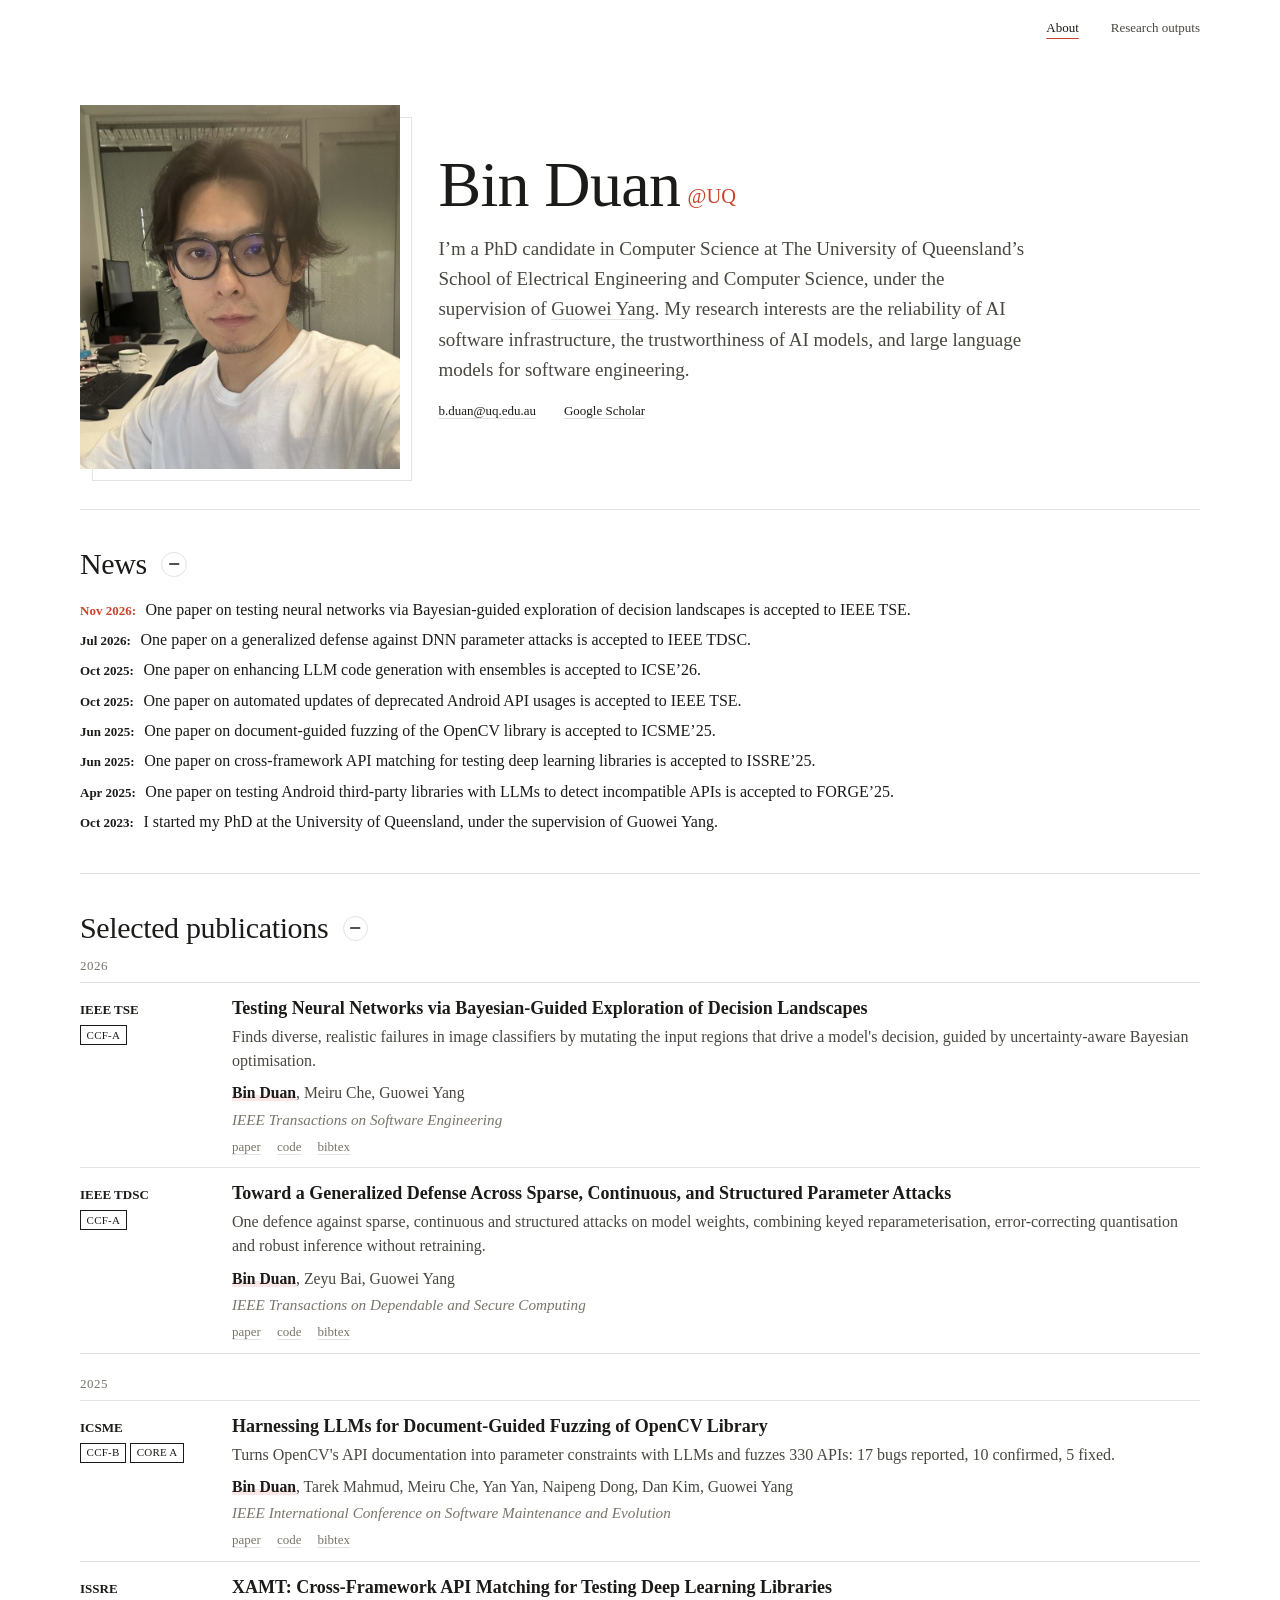
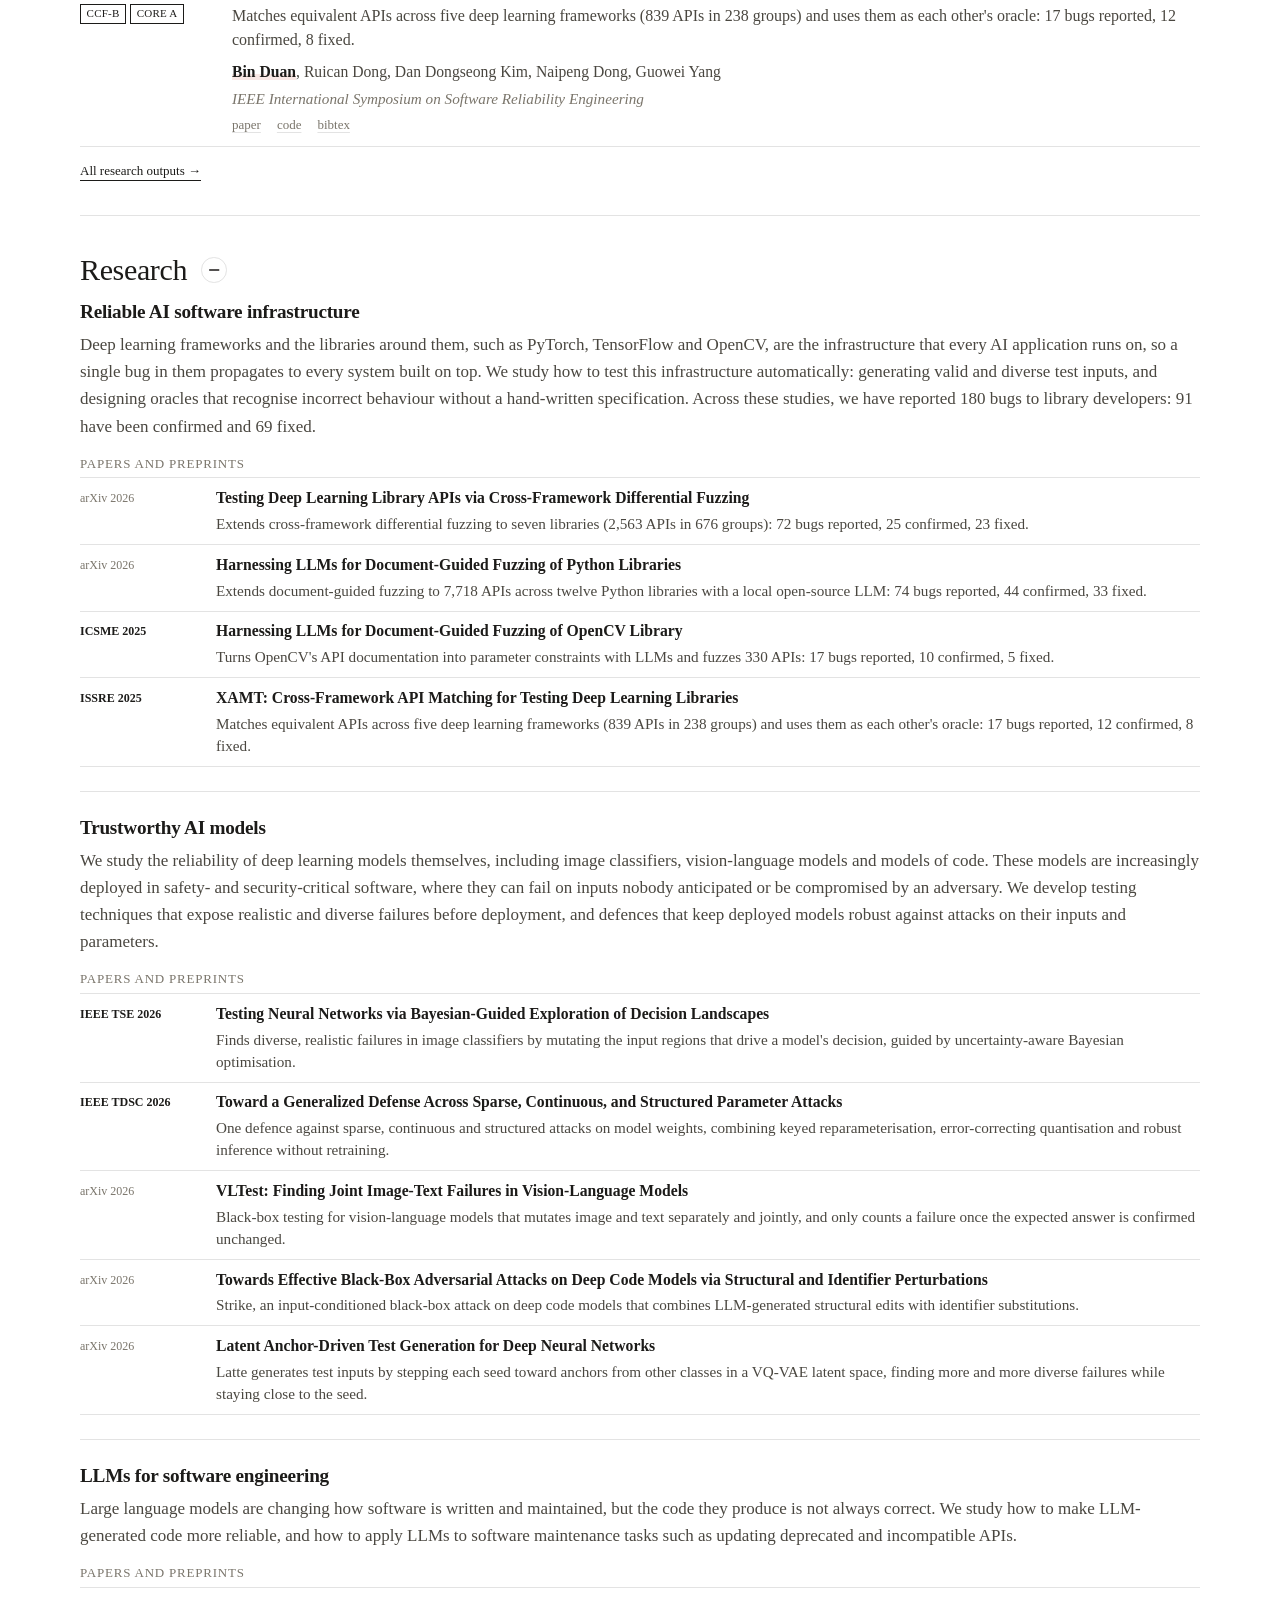
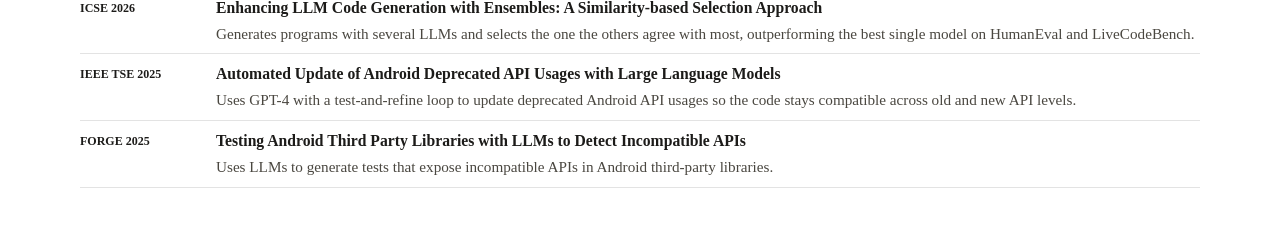
<file: index.html>
<!doctype html>
<html lang="en">
<head>
  <meta charset="utf-8">
  <meta name="viewport" content="width=device-width, initial-scale=1">
  <meta name="theme-color" content="#ffffff">
  <meta name="description" content="Bin Duan is a PhD candidate at the University of Queensland working on testing deep learning systems and the libraries they run on.">
  <meta property="og:title" content="binduan.github.io — Bin Duan">
  <meta property="og:description" content="PhD candidate at the University of Queensland. Testing deep learning systems and the libraries they run on.">
  <meta property="og:type" content="website">
  <title>binduan.github.io</title>
  <link rel="icon" href="assets/favicon.svg" type="image/svg+xml">
  <link rel="stylesheet" href="styles.css?v=20261123112515">
  <script src="publications.js?v=20261123112515" defer></script>
  <script src="app.js?v=20261123112515" defer></script>
  <script type="application/ld+json">{"@context":"https://schema.org","@type":"Person","name":"Bin Duan","url":"https://beanduan22.github.io/","email":"mailto:b.duan@uq.edu.au","affiliation":{"@type":"CollegeOrUniversity","name":"The University of Queensland"},"sameAs":["https://github.com/beanduan22","https://scholar.google.com/citations?user=vhagAc0AAAAJ"]}</script>
</head>
<body>
  <div class="sentinel" id="sentinel" aria-hidden="true"></div>
  <a class="skip-link" href="#main">Skip to content</a>

  <header class="masthead">
    <div class="page masthead-inner">
      <nav aria-label="Sections" class="masthead-nav">
        <a href="./" aria-current="page">About</a>
        <a href="research-outputs.html">Research outputs</a>
      </nav>
    </div>
  </header>

  <main id="main">
    <section class="page intro" id="top" aria-labelledby="name">
      <div class="intro-text">
        <h1 id="name">Bin Duan<span class="at">@UQ</span></h1>
        <p class="body">I’m a PhD candidate in Computer Science at The University of Queensland’s School of Electrical Engineering and Computer Science, under the supervision of <a href="https://guoweiyang.github.io/" target="_blank" rel="noopener noreferrer">Guowei Yang</a>. My research interests are the reliability of AI software infrastructure, the trustworthiness of AI models, and large language models for software engineering.</p>
        <ul class="links" aria-label="Elsewhere">
          <li><a href="mailto:b.duan@uq.edu.au">b.duan@uq.edu.au</a></li>
          <li><a href="https://scholar.google.com/citations?user=vhagAc0AAAAJ" target="_blank" rel="noopener noreferrer">Google Scholar</a></li>
        </ul>
      </div>
      <figure class="portrait" id="portrait">
        <img src="assets/photo.jpg" alt="Portrait of Bin Duan" width="800" height="911" decoding="async">
        <span class="portrait-empty" aria-hidden="true">photo<br>assets/photo.jpg</span>
      </figure>
    </section>

    <section class="page section section-wide" id="news" aria-labelledby="news-h">
      <details class="fold" open>
        <summary><h2 class="label" id="news-h">News</h2><span class="fold-icon" aria-hidden="true"></span></summary>
      <div class="fold-body">
      <ul class="news">
        <li><time datetime="2026-11">Nov 2026:</time> One paper on testing neural networks via Bayesian-guided exploration of decision landscapes is accepted to IEEE TSE.</li>
        <li><time datetime="2026-07">Jul 2026:</time> One paper on a generalized defense against DNN parameter attacks is accepted to IEEE TDSC.</li>
        <li><time datetime="2025-10">Oct 2025:</time> One paper on enhancing LLM code generation with ensembles is accepted to ICSE’26.</li>
        <li><time datetime="2025-10">Oct 2025:</time> One paper on automated updates of deprecated Android API usages is accepted to IEEE TSE.</li>
        <li><time datetime="2025-06">Jun 2025:</time> One paper on document-guided fuzzing of the OpenCV library is accepted to ICSME’25.</li>
        <li><time datetime="2025-06">Jun 2025:</time> One paper on cross-framework API matching for testing deep learning libraries is accepted to ISSRE’25.</li>
        <li><time datetime="2025-04">Apr 2025:</time> One paper on testing Android third-party libraries with LLMs to detect incompatible APIs is accepted to FORGE’25.</li>
        <li><time datetime="2023-10">Oct 2023:</time> I started my PhD at the University of Queensland, under the supervision of Guowei Yang.</li>
      </ul>
      </div>
      </details>
    </section>

    <section class="page section section-wide" id="publications" aria-labelledby="pubs-h">
      <details class="fold" open>
        <summary><h2 class="label" id="pubs-h">Selected publications</h2><span class="fold-icon" aria-hidden="true"></span></summary>
      <div class="fold-body">
      <div class="pubs">
        <div id="pub-list" class="pub-list" data-view="selected">
          <noscript><p>See <a href="research-outputs.html">all publications</a>.</p></noscript>
        </div>
        <p class="more"><a href="research-outputs.html"><span>All research outputs</span> →</a></p>
      </div>
      </div>
      </details>
    </section>

    <section class="page section section-wide" id="research" aria-labelledby="research-h">
      <details class="fold" open>
        <summary><h2 class="label" id="research-h">Research</h2><span class="fold-icon" aria-hidden="true"></span></summary>
      <div class="fold-body">
      <div class="threads">
        <article class="thread" data-topic="libraries">
          <div>
            <h3>Reliable AI software infrastructure</h3>
            <p>Deep learning frameworks and the libraries around them, such as PyTorch, TensorFlow and OpenCV, are the infrastructure that every AI application runs on, so a single bug in them propagates to every system built on top. We study how to test this infrastructure automatically: generating valid and diverse test inputs, and designing oracles that recognise incorrect behaviour without a hand-written specification. Across these studies, we have reported 180 bugs to library developers: 91 have been confirmed and 69 fixed.</p>
            <h4 class="papers-h">Papers and preprints</h4>
            <ul class="thread-papers"></ul>
          </div>
        </article>
        <article class="thread" data-topic="models">
          <div>
            <h3>Trustworthy AI models</h3>
            <p>We study the reliability of deep learning models themselves, including image classifiers, vision-language models and models of code. These models are increasingly deployed in safety- and security-critical software, where they can fail on inputs nobody anticipated or be compromised by an adversary. We develop testing techniques that expose realistic and diverse failures before deployment, and defences that keep deployed models robust against attacks on their inputs and parameters.</p>
            <h4 class="papers-h">Papers and preprints</h4>
            <ul class="thread-papers"></ul>
          </div>
        </article>
        <article class="thread" data-topic="llm">
          <div>
            <h3>LLMs for software engineering</h3>
            <p>Large language models are changing how software is written and maintained, but the code they produce is not always correct. We study how to make LLM-generated code more reliable, and how to apply LLMs to software maintenance tasks such as updating deprecated and incompatible APIs.</p>
            <h4 class="papers-h">Papers and preprints</h4>
            <ul class="thread-papers"></ul>
          </div>
        </article>
      </div>
      </div>
      </details>
    </section>

  </main>

</body>
</html>
</file>
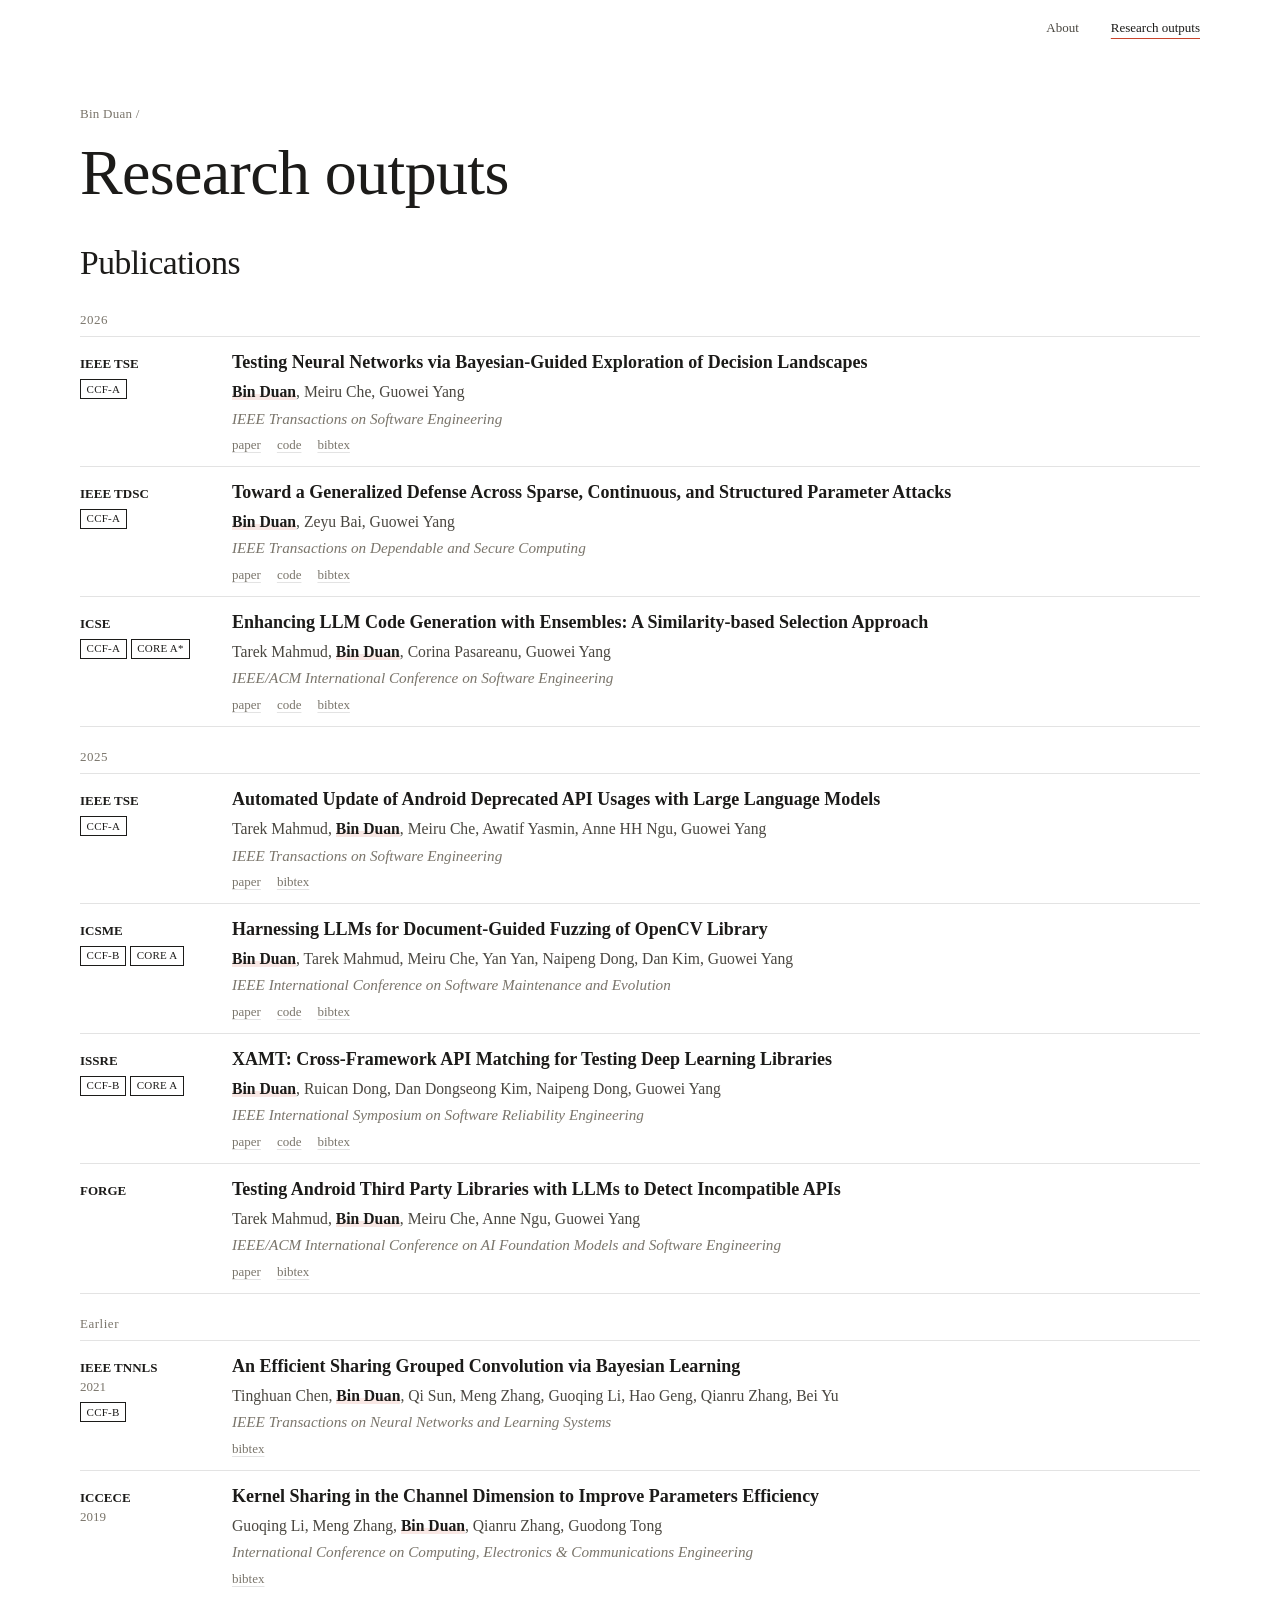
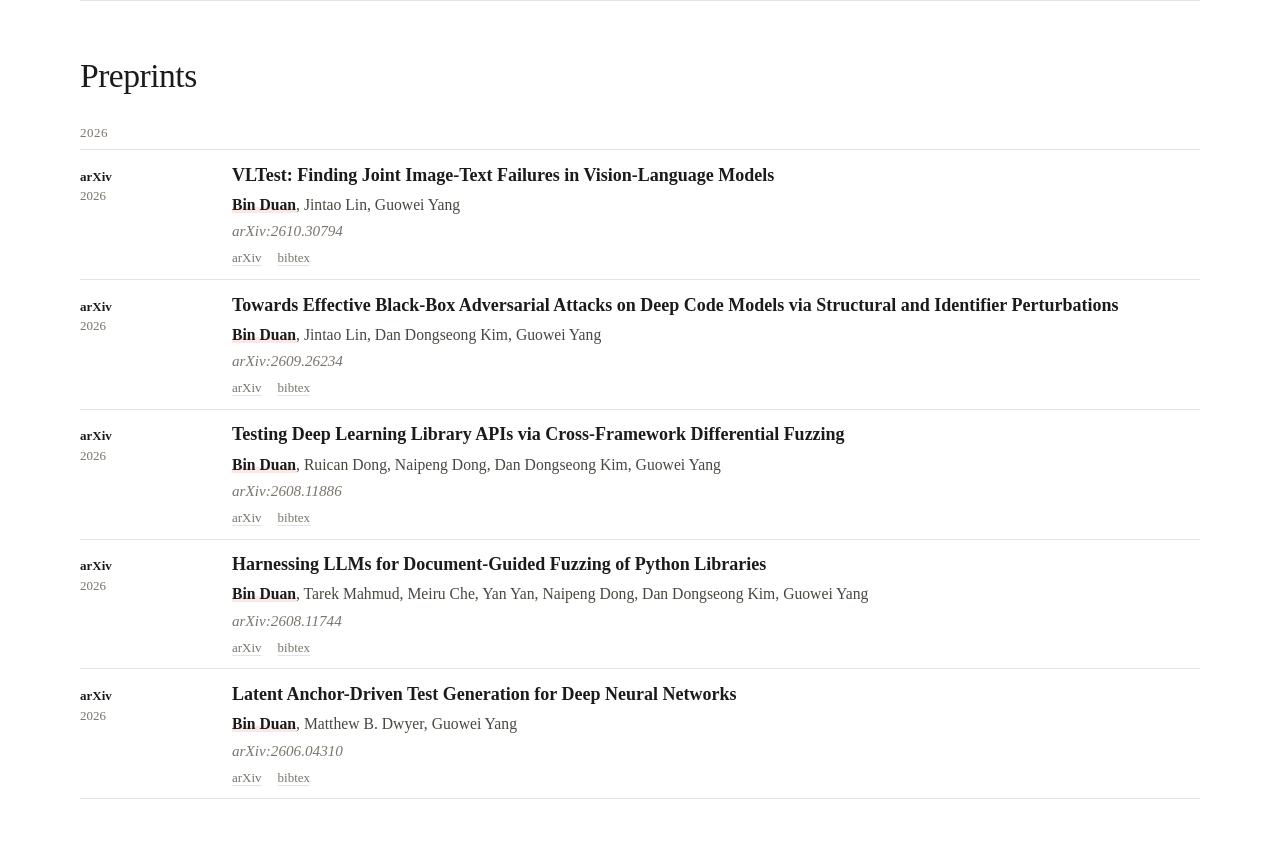
<file: publications.html>
<!doctype html>
<html lang="en"><head><meta charset="utf-8"><title>Research outputs · binduan.github.io</title>
<meta http-equiv="refresh" content="0; url=research-outputs.html">
<link rel="canonical" href="https://beanduan22.github.io/research-outputs.html">
</head><body><p><a href="research-outputs.html">Research outputs</a></p></body></html>
</file>
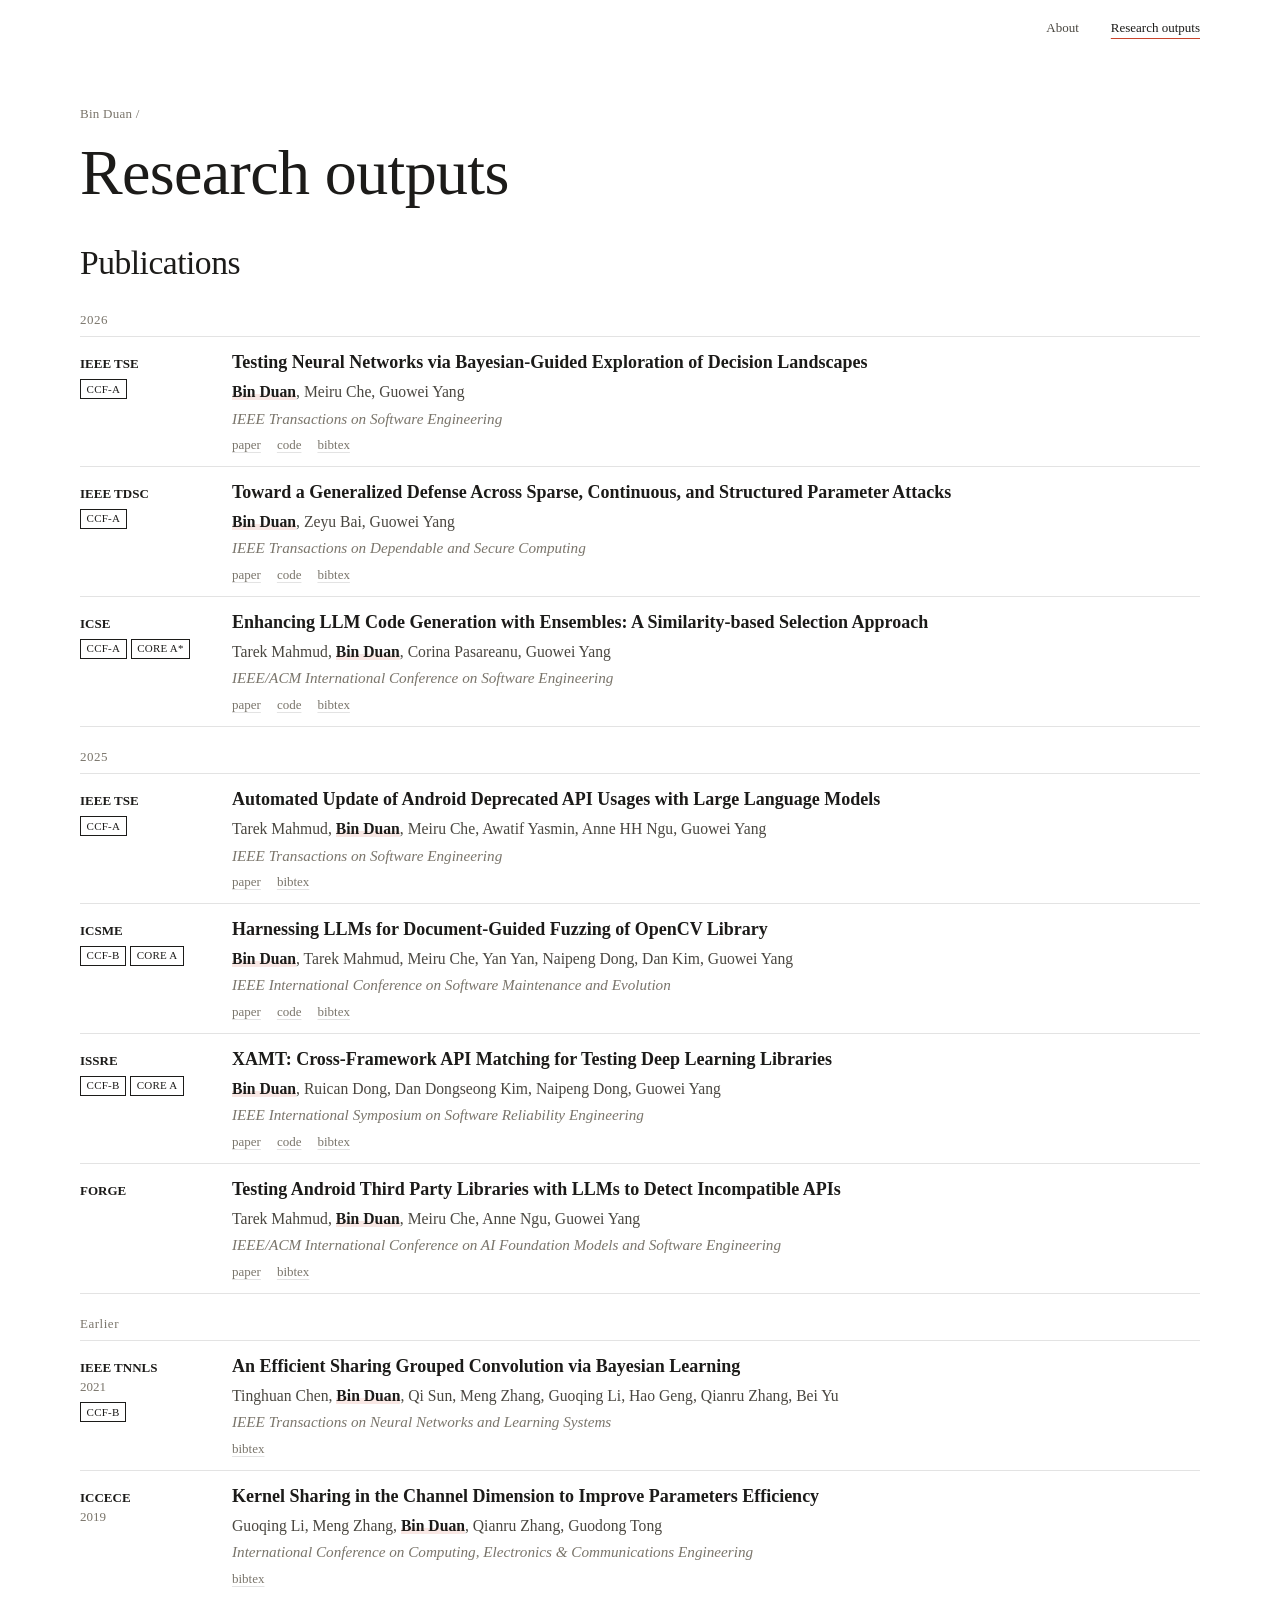
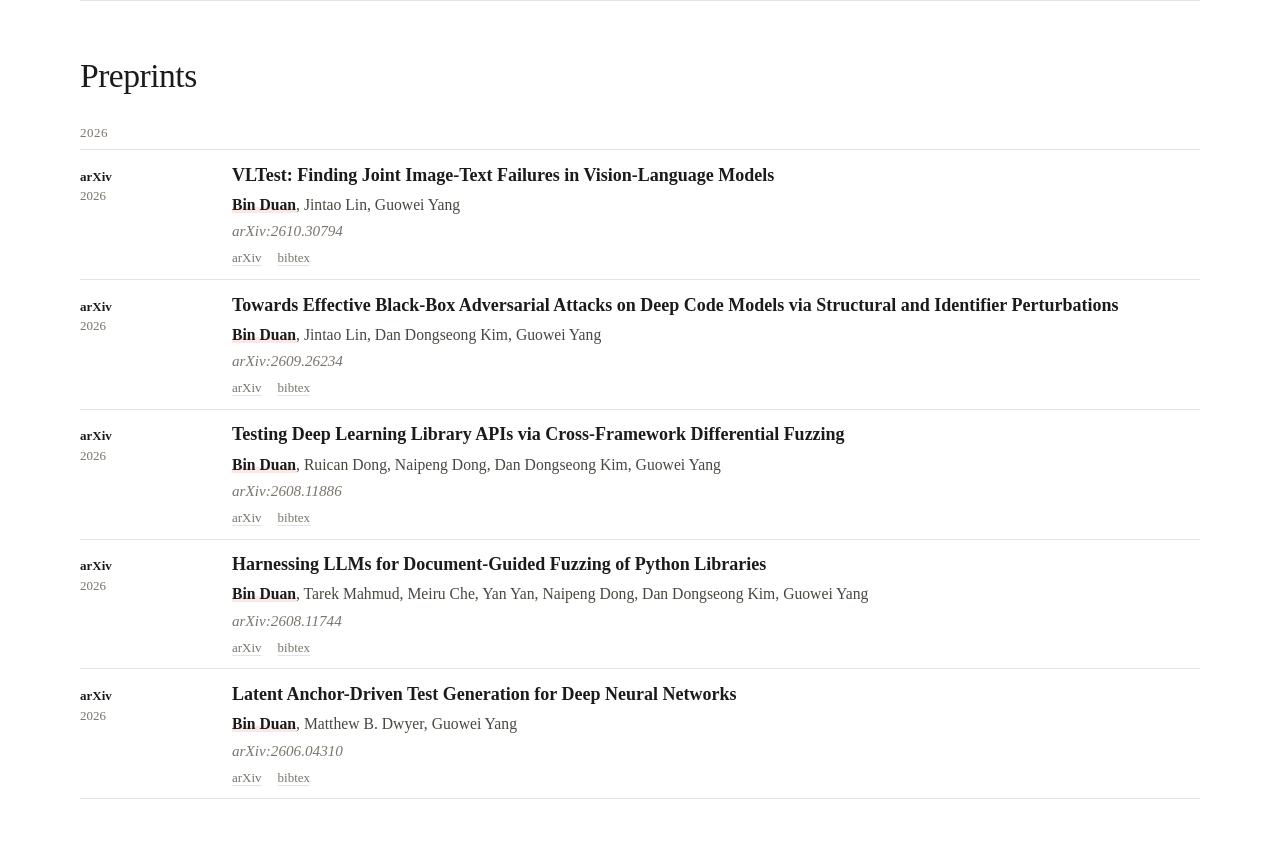
<file: research-outputs.html>
<!doctype html>
<html lang="en">
<head>
  <meta charset="utf-8">
  <meta name="viewport" content="width=device-width, initial-scale=1">
  <meta name="theme-color" content="#ffffff">
  <meta name="description" content="Bin Duan is a PhD candidate at the University of Queensland working on testing deep learning systems and the libraries they run on.">
  <meta property="og:title" content="binduan.github.io — Bin Duan">
  <meta property="og:description" content="PhD candidate at the University of Queensland. Testing deep learning systems and the libraries they run on.">
  <meta property="og:type" content="website">
  <title>Research outputs · binduan.github.io</title>
  <link rel="icon" href="assets/favicon.svg" type="image/svg+xml">
  <link rel="stylesheet" href="styles.css?v=20261123112515">
  <script src="publications.js?v=20261123112515" defer></script>
  <script src="app.js?v=20261123112515" defer></script>
  <script type="application/ld+json">{"@context":"https://schema.org","@type":"Person","name":"Bin Duan","url":"https://beanduan22.github.io/","email":"mailto:b.duan@uq.edu.au","affiliation":{"@type":"CollegeOrUniversity","name":"The University of Queensland"},"sameAs":["https://github.com/beanduan22","https://scholar.google.com/citations?user=vhagAc0AAAAJ"]}</script>
</head>
<body>
  <div class="sentinel" id="sentinel" aria-hidden="true"></div>
  <a class="skip-link" href="#main">Skip to content</a>

  <header class="masthead">
    <div class="page masthead-inner">
      <nav aria-label="Sections" class="masthead-nav">
        <a href="./">About</a>
        <a href="research-outputs.html" aria-current="page">Research outputs</a>
      </nav>
    </div>
  </header>

  <main id="main">
    <section class="page pubs-page" aria-labelledby="pubs-h">
      <header class="pubs-page-head">
        <p class="meta"><a href="./">Bin Duan</a> /</p>
        <h1 id="pubs-h">Research outputs</h1>
      </header>
      <div id="pub-list" class="pub-list" data-view="all">
        <noscript><p>The publication list needs JavaScript. See <a href="https://scholar.google.com/citations?user=vhagAc0AAAAJ">Google Scholar</a>.</p></noscript>
      </div>
    </section>
  </main>

</body>
</html>
</file>
<file: styles.css>
:root {
  /* paper, ink, and one red pen */
  --paper: #ffffff;
  --paper-deep: #f4f4f4;
  --ink: #1c1b19;
  --ink-soft: #4a4740;
  --muted: #7a756b;
  --rule: #e3e3e3;
  --pen: #c8432b;
  --pen-soft: rgba(200, 67, 43, 0.12);
  --contour: #b9b1a1;

  --serif: Georgia, "Noto Serif", "Noto Serif SC", "Source Han Serif SC", "Songti SC", serif;
  --code: "SFMono-Regular", Menlo, Consolas, monospace;

  --text-sm: 0.8125rem;
  --text-base: clamp(1.0625rem, 1rem + 0.25vw, 1.1875rem);
  --text-lede: clamp(1.375rem, 1.15rem + 0.9vw, 1.75rem);
  --text-name: clamp(2.5rem, 1.8rem + 3vw, 4rem);

  --gutter: clamp(1.25rem, 4vw, 3rem);
  --label-col: 9.5rem;
  --ease: cubic-bezier(0.16, 1, 0.3, 1);
}

*, *::before, *::after { box-sizing: border-box; }
html { scroll-behavior: smooth; -webkit-text-size-adjust: 100%; }
body {
  margin: 0;
  background: var(--paper);
  color: var(--ink);
  font: 400 var(--text-base)/1.6 var(--serif);
  text-rendering: optimizeLegibility;
}
::selection { background: var(--pen-soft); }

a { color: inherit; text-decoration: underline; text-decoration-color: var(--rule); text-underline-offset: 0.2em; text-decoration-thickness: 1px; transition: text-decoration-color 160ms, color 160ms; }
a:hover { text-decoration-color: var(--pen); }
a:focus-visible, button:focus-visible { outline: 2px solid var(--pen); outline-offset: 3px; border-radius: 2px; }

.skip-link { position: absolute; left: -999px; top: 0.5rem; background: var(--ink); color: var(--paper); padding: 0.4rem 0.8rem; font: var(--text-sm) var(--serif); }
.skip-link:focus { left: 0.5rem; z-index: 10; }

.page { width: min(1120px, 100% - 2 * var(--gutter)); margin-inline: auto; }

/* masthead */
.masthead { position: sticky; top: 0; z-index: 5; background: color-mix(in srgb, var(--paper) 92%, transparent); backdrop-filter: blur(6px); border-bottom: 1px solid transparent; transition: border-color 200ms; }
.masthead.scrolled { border-bottom-color: var(--rule); }
.masthead-inner { display: flex; justify-content: flex-end; align-items: center; height: 3.5rem; font: 400 var(--text-sm) var(--serif); }
.masthead-nav { display: flex; gap: clamp(0.9rem, 2.5vw, 2rem); align-items: center; }
.masthead-nav a { text-decoration: none; color: var(--ink-soft); }
.masthead-nav a:hover { color: var(--ink); }

/* intro */
.intro { display: grid; grid-template-columns: 20rem minmax(0, 1fr); gap: clamp(1.5rem, 3vw, 2.5rem); align-items: end; padding-block: clamp(1.75rem, 4vw, 3rem) clamp(1.75rem, 3.5vw, 2.5rem); }
.meta { font: 400 var(--text-sm)/1.4 var(--serif); color: var(--muted); letter-spacing: 0.02em; margin: 0 0 1.25rem; }
h1 { font-size: var(--text-name); font-weight: 400; line-height: 0.95; letter-spacing: -0.01em; margin: 0 0 1.1rem; }
.body { color: var(--ink-soft); max-width: 62ch; margin: 0 0 1.1rem; }
.links { list-style: none; padding: 0; margin: 0; display: flex; flex-wrap: wrap; gap: 0.5rem 1.75rem; font: 400 var(--text-sm) var(--serif); }

/* sections */
.section { display: grid; grid-template-columns: var(--label-col) minmax(0, 1fr); gap: 2rem; padding-block: clamp(1.5rem, 3vw, 2.25rem); border-top: 1px solid var(--rule); }
.label { font: 400 clamp(1.5rem, 1.25rem + 0.8vw, 1.875rem)/1.2 var(--serif); letter-spacing: -0.012em; margin: 0; position: sticky; top: 5rem; align-self: start; }

/* publications */
.pub { display: grid; grid-template-columns: 8rem minmax(0, 1fr); gap: 1.5rem; padding: 0.8rem 0; border-bottom: 1px solid var(--rule); position: relative; }
.pub::before { content: ""; position: absolute; left: -1rem; top: 1.45rem; width: 0.45rem; height: 1px; background: var(--pen); transform: scaleX(0); transform-origin: left; transition: transform 220ms var(--ease); }
.pub:hover::before, .pub:focus-within::before { transform: scaleX(1); }
.pub-venue { font: 700 var(--text-sm)/1.5 var(--serif); margin: 0.25rem 0 0; }
.pub-venue > p { margin: 0; }
.pub-venue span { display: block; font-weight: 400; color: var(--muted); }
.pub h4 { font-size: 1.125rem; font-weight: 700; line-height: 1.35; margin: 0 0 0.3rem; }
.pub h4 a { text-decoration: none; }
.pub h4 a:hover { text-decoration: underline; text-decoration-color: var(--pen); }
.authors { margin: 0; color: var(--ink-soft); font-size: 0.98rem; }
.authors b { font-weight: 700; color: var(--ink); box-shadow: inset 0 -0.38em 0 var(--pen-soft); }
.pub-links { margin: 0.4rem 0 0; font: 400 var(--text-sm) var(--serif); display: flex; gap: 1rem; }
.pub-links a { color: var(--muted); }
.pub-links a:hover { color: var(--ink); }




@media (max-width: 900px) {
  .intro { grid-template-columns: 1fr; align-items: start; }
  .portrait { max-width: 16rem; }
}
@media (max-width: 680px) {
  .section { grid-template-columns: 1fr; gap: 1.25rem; }
  .label { position: static; }
  .pub { grid-template-columns: 1fr; gap: 0.25rem; }
  .pub::before { display: none; }
  .pub-venue span { display: inline; margin-left: 0.5em; }
  .masthead-nav a:not(:last-of-type) { display: none; }
}
.sentinel { position: absolute; top: 0; height: 1px; width: 1px; }
.pair { white-space: nowrap; }
.pair:has(.tool-plain) { white-space: normal; }

/* research threads */
.threads { display: grid; gap: 0; }
.thread { display: grid; grid-template-columns: minmax(0, 1fr); gap: 1rem; padding: 0 0 1.5rem; }
.thread + .thread { padding-top: 1.5rem; border-top: 1px solid var(--rule); }
.thread h3 { font-size: 1.2rem; font-weight: 700; line-height: 1.2; margin: 0 0 0.5rem; letter-spacing: -0.012em; }
.thread > div > p { margin: 0 0 0.5rem; color: var(--ink-soft); max-width: 62ch; font-size: 1.0625rem; }

/* publications */
.year { font: 400 var(--text-sm) var(--serif); letter-spacing: 0.04em; color: var(--muted); margin: 1.4rem 0 0; padding-bottom: 0.5rem; border-bottom: 1px solid var(--rule); }
.pub-list > .year:first-child { margin-top: 0; }
.pub-full { font-style: italic; color: var(--muted); font-size: 0.95rem; margin: 0.15rem 0 0; }
.pub-links { align-items: baseline; flex-wrap: wrap; }
.pub-links button { font: inherit; color: var(--muted); background: none; border: 0; padding: 0; cursor: pointer; text-decoration: underline; text-decoration-color: var(--rule); text-underline-offset: 0.2em; }
.pub-links button:hover { color: var(--ink); text-decoration-color: var(--pen); }
.pub-links button[aria-expanded="true"] { color: var(--pen); }
.bibtex { margin: 0.75rem 0 0.25rem; padding: 0.9rem 1rem; background: var(--paper-deep); font: 400 0.78rem/1.55 var(--code); overflow-x: auto; white-space: pre; }

@media (max-width: 900px) {
}
@media (max-width: 680px) {
  .thread { grid-template-columns: 1fr; gap: 0.25rem; }
  }

/* portrait */
.portrait { position: relative; margin: 0; justify-self: start; order: -1; width: 100%; aspect-ratio: 2010 / 2289; background: var(--paper-deep); }
.portrait::after { content: ""; position: absolute; inset: 0.75rem -0.75rem -0.75rem 0.75rem; border: 1px solid var(--rule); z-index: -1; }
.portrait img { display: block; width: 100%; height: 100%; object-fit: cover; filter: saturate(0.9) contrast(1.02); }
.portrait-empty { display: none; position: absolute; inset: 0; place-content: center; text-align: center; font: 400 var(--text-sm)/1.6 var(--serif); color: var(--muted); border: 1px dashed var(--contour); }
.portrait.is-empty img { display: none; }
.portrait.is-empty .portrait-empty { display: grid; }
.intro { align-items: center; }

/* ranks */
.ranks { display: flex; flex-wrap: wrap; gap: 0.25rem; margin: 0.35rem 0 0 !important; }
.rank { font: 400 0.6875rem/1 var(--serif); letter-spacing: 0.02em; padding: 0.22rem 0.35rem; border: 1px solid currentColor; white-space: nowrap; }
.pub-venue .ranks .rank { color: var(--ink); font-weight: 400; border-color: var(--ink); }


/* intro bio directions */
.body em { font-style: italic; color: var(--ink); }

.pub-note { font: 400 var(--text-sm) var(--serif); color: var(--muted); margin: 0 0 1.75rem; }

/* news */
.news { list-style: none; margin: 0; padding: 0; max-width: none; font-size: 1rem; }
.news li { padding: 0.2rem 0; line-height: 1.5; }
.news li:first-child time { color: var(--pen); }
.news time { font: 700 var(--text-sm) var(--serif); color: var(--ink); margin-right: 0.35rem; white-space: nowrap; }

/* links between pages */
.more { margin: 1rem 0 0; font: 400 var(--text-sm) var(--serif); }
.more a { text-decoration: none; border-bottom: 1px solid var(--ink); padding-bottom: 0.15rem; transition: color 160ms, border-color 160ms; }
.more a:hover { color: var(--pen); border-color: var(--pen); }
.masthead-nav a[aria-current="page"] { color: var(--ink); text-decoration: underline; text-decoration-color: var(--pen); text-underline-offset: 0.45em; }

/* publications page */
.pubs-page { padding-block: clamp(1.75rem, 4vw, 3rem) clamp(2rem, 4vw, 3rem); }
.pubs-page-head { margin-bottom: clamp(1.25rem, 3vw, 2rem); max-width: 46rem; }
.pubs-page-head .meta a { text-decoration: none; }
.pubs-page-head h1 { margin-bottom: 1.25rem; }
.pubs-page-head .body { margin: 0; }

@media (max-width: 680px) {
  .masthead-nav a:not(:last-of-type) { display: inline; }
}

/* thread paper lists */
.thread-papers { list-style: none; margin: 1.5rem 0 0; padding: 0; max-width: 62ch; border-top: 1px solid var(--rule); }
.thread-papers li { display: grid; grid-template-columns: 7.5rem minmax(0, 1fr); gap: 1rem; padding: 0.55rem 0; border-bottom: 1px solid var(--rule); font-size: 0.98rem; line-height: 1.45; }
.tp-tag { font: 700 0.75rem/1.9 var(--serif); color: var(--ink); white-space: nowrap; }
.is-preprint .tp-tag { color: var(--muted); font-weight: 400; }
.thread-papers a { text-decoration: none; font-weight: 700; }
.tp-summary { margin: 0.2rem 0 0; color: var(--ink-soft); font-size: 0.95rem; }
.thread-papers a:hover { text-decoration: underline; text-decoration-color: var(--pen); }
@media (max-width: 680px) { .thread-papers li { grid-template-columns: 1fr; gap: 0; } }

/* name affiliation */
h1 .at { font: 400 0.32em/1 var(--serif); letter-spacing: 0; color: var(--pen); margin-left: 0.35em; vertical-align: 0.15em; }

/* summaries, output parts */
.pub-summary { margin: 0.1rem 0 0.45rem; color: var(--ink-soft); max-width: 68ch; font-size: 1rem; line-height: 1.5; }
.output-part + .output-part { margin-top: clamp(2rem, 4vw, 3rem); }
.part-h { display: flex; align-items: baseline; gap: 0.6rem; font-size: clamp(1.6rem, 1.3rem + 1vw, 2.1rem); font-weight: 400; letter-spacing: -0.015em; margin: 0 0 1.25rem; }
.part-h .count { font: 400 var(--text-sm) var(--serif); color: var(--muted); }
.papers-h { font: 400 var(--text-sm) var(--serif); text-transform: uppercase; letter-spacing: 0.06em; color: var(--muted); margin: 1rem 0 0.35rem; }
.papers-h + .thread-papers { margin-top: 0; }

/* full-width section (label above content) */
.section-wide { grid-template-columns: 1fr; gap: 0.75rem; }
.section-wide .label { position: static; }
.section-wide .thread > div > p, .section-wide .thread-papers { max-width: none; }
.section-wide .thread { grid-template-columns: minmax(0, 1fr); }
.section-wide .pub-summary { max-width: none; }

/* collapsible sections */
.fold > summary { display: flex; align-items: center; gap: 0.9rem; cursor: pointer; list-style: none; width: fit-content; }
.fold > summary::-webkit-details-marker { display: none; }
.fold > summary .label { position: static; }
.fold-icon { position: relative; width: 1.6rem; height: 1.6rem; border: 1px solid var(--rule); border-radius: 50%; flex: none; transition: border-color 160ms, background 160ms; }
.fold-icon::before, .fold-icon::after { content: ""; position: absolute; left: 50%; top: 50%; width: 0.6rem; height: 1px; background: var(--ink); transform: translate(-50%, -50%); transition: transform 220ms var(--ease); }
.fold-icon::after { transform: translate(-50%, -50%) rotate(90deg); }
.fold[open] .fold-icon::after { transform: translate(-50%, -50%) rotate(0deg); }
.fold > summary:hover .fold-icon { border-color: var(--ink); }
.fold > summary:hover .label { color: var(--pen); }
.fold > summary:focus-visible { outline: 2px solid var(--pen); outline-offset: 4px; }
.fold-body > :first-child { margin-top: 0.75rem; }
</file>
